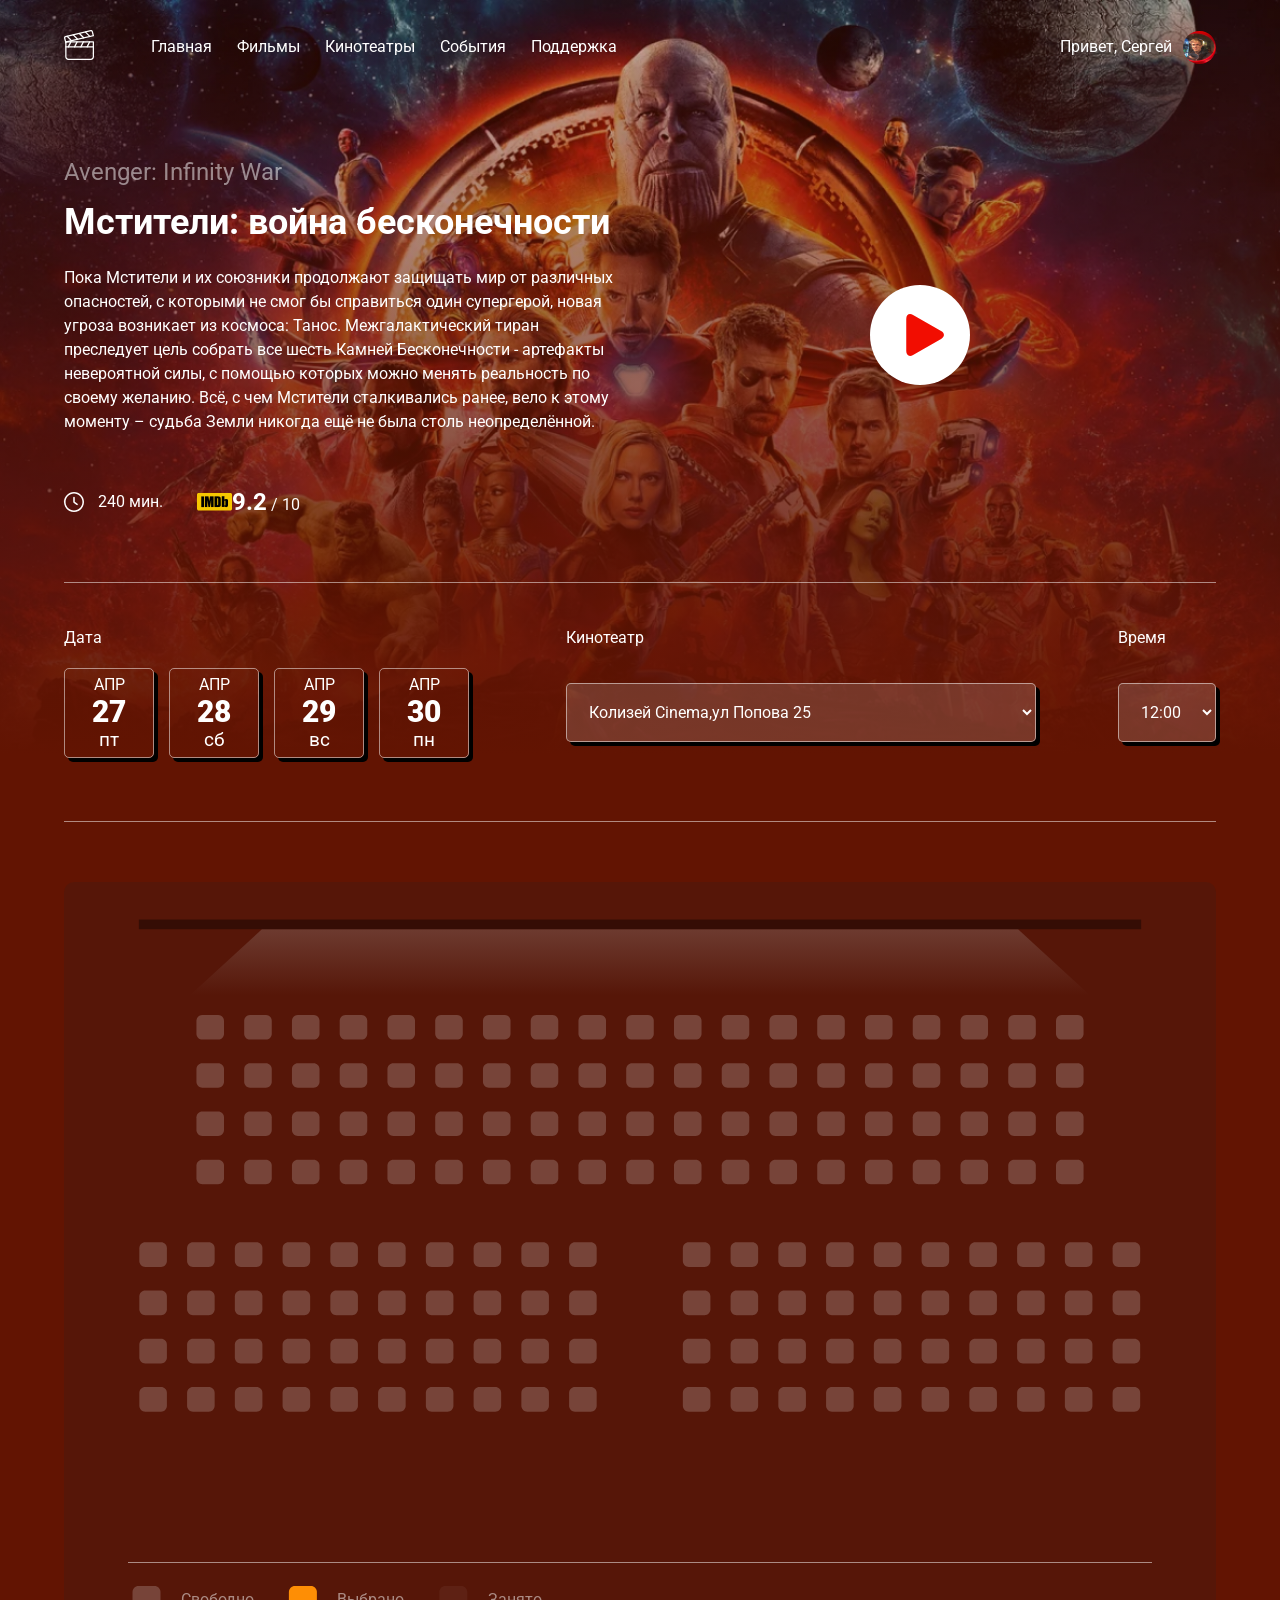
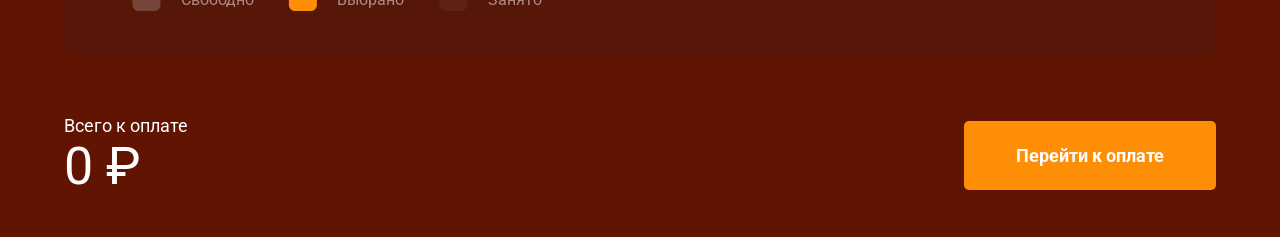
<file: index.html>
<!DOCTYPE html>
<html lang="ru">
<head>
    <meta charset="UTF-8">
    <meta name="viewport" content="width=device-width, initial-scale=1.0">
    <title>Online Cinema - сайт кинотеатра</title>
    <link rel="preconnect" href="https://fonts.googleapis.com">
    <link rel="preconnect" href="https://fonts.gstatic.com" crossorigin>
    <link href="https://fonts.googleapis.com/css2?family=Roboto:wght@400;700&display=swap" rel="stylesheet">
    <link rel="stylesheet" href="css/normalize.css">
    <link rel="stylesheet" href="css/style.css">
    <link rel="stylesheet" href="https://cdn.jsdelivr.net/npm/@fancyapps/ui@5.0/dist/fancybox/fancybox.css"/>
</head>
<body>
    <header class="header ">
        <div class="navbar container">
            <a href="/">
                <img src="img/logo.svg" alt="Logo">
            </a>
            <nav class="nav">
                <button class="m-menu">
                    <svg width="15" height="9" viewBox="0 0 15 9" fill="none" xmlns="http://www.w3.org/2000/svg">
                        <line x1="5.63401e-05" y1="0.498535" x2="15.0001" y2="0.500225" stroke="white"/>
                        <line y1="4.5" x2="15" y2="4.5" stroke="white"/>
                        <line y1="8.5" x2="15" y2="8.5" stroke="white"/>
                        </svg>
                        
                </button>
                <ul class="menu">
                    <li class="menu-item">
                        <a href="#" class="menu-link">Главная</a>
                    </li>
                    <li class="menu-item">
                        <a href="#" class="menu-link">Фильмы</a>
                    </li>
                    <li class="menu-item">
                        <a href="#" class="menu-link">Кинотеатры</a>
                    </li>
                    <li class="menu-item">
                        <a href="#" class="menu-link">События</a>
                    </li>
                    <li class="menu-item">
                        <a href="#" class="menu-link">Поддержка</a>
                    </li>
                    
                </ul>
            </nav>
            <div class="user">
                <span class="">Привет, Сергей</span>
                <img class="avatar" src="img/avatar.jpg" alt="Сергей Петухов">
            </div>
        </div>
        <!-- /.navbar -->
        <div class="film container">
            <div class="film-info">
                <small class="film-title-small">Avenger: Infinity War</small>
                <h1 class="film-title">Мстители: война бесконечности</h1>
                <p class="film-description">
                    Пока Мстители и их союзники
                     продолжают защищать мир от 
                     различных опасностей, с которыми
                не смог бы справиться один
                супергерой, новая угроза возникает
                 из космоса: Танос. 
                Межгалактический тиран преследует
                 цель собрать все шесть Камней
                  Бесконечности - артефакты невероятной 
                  силы, с помощью которых можно менять
                   реальность по своему желанию. Всё,
                    с чем Мстители сталкивались ранее,
                     вело к этому моменту – судьба Земли
                      никогда ещё не была столь неопределённой.
                </p>
                <div class="film-details">
                      <div class="time">
                          <img src="img/clock.svg" alt="clock" class="time-icon"/>
                          <span class="time-counter">240 мин.</span>
                      </div>
                      <div class="rating">
                          <img src="img/imdb.png" alt="imdb logo" class="rating-icon">
                          <span class="rating-counter">
                              <strong class="rating-current"> 9.2</strong>  / 10
                          </span>
                      </div>
                </div>
                <!-- /.film-details -->
            </div>
            <!-- /.film-info -->
            <a data-fancybox="video-gallery" data-src="https://youtube.com/watch?v-z2X2HaTvkl8"
            href="#" class="film-trailer">
                <svg width="100" height="100" viewBox="0 0 100 100" fill="none" xmlns="http://www.w3.org/2000/svg">
                    <circle cx="50" cy="50" r="50" fill="white"/>
                    <g clip-path="url(#clip0_0_1)">
                    <path d="M43.0758 30.0033C39.3071 27.8416 36.2518 29.6125 36.2518 33.9556V66.0059C36.2518 70.3533 39.3071 72.1219 43.0758 69.9623L71.0893 53.8967C74.8592 51.7342 74.8592 48.2306 71.0893 46.0686L43.0758 30.0033Z" fill="#F20D01"/>
                    </g>
                    <defs>
                    <clipPath id="clip0_0_1">
                    <rect width="41.8013" height="41.8013" fill="white" transform="translate(34.1837 29.0816)"/>
                    </clipPath>
                    </defs>
                    </svg>                         
            </a>
        </div>
        <!-- /.film -->
        <div class="session container">
            <div class="session-date">
                <span class="session-label">Дата</span>
                <div class="session-date-block">
                    <div class="session-date-item">
                        <span class="session-month">АПР</span>
                        <span class="session-day">27</span>
                        <span class="session-week">пт</span>
                    </div>
                    <div class="session-date-item">
                        <span class="session-month">АПР</span>
                        <span class="session-day">28</span>
                        <span class="session-week">сб</span>
                    </div>
                    <div class="session-date-item">
                        <span class="session-month">АПР</span>
                        <span class="session-day">29</span>
                        <span class="session-week">вс</span>
                    </div>
                    <div class="session-date-item">
                        <span class="session-month">АПР</span>
                        <span class="session-day">30</span>
                        <span class="session-week">пн</span>
                    </div>
                </div>
            </div>
            <!-- /.date -->
            <div class="session-cinema">
                <span class="session-label">Кинотеатр</span>
                <select class="select select-cinema" name="cinema">
                    <option value="Октябрь,ул, Калужаская 28">Колизей Cinema,ул Попова 25</option>
                    <option value="IMAX,ул, Ленина 12">IMALL,ул Ленина 23</option>
                    <option value="Mall,ул, Крупитского 86">Экран,ул Маршала Рыбалко 112</option>
                </select>
            </div>
            <!-- /.cinema -->
            <div class="session-time">

                <span class="session-label">Время</span>
                <select class="select" name="cinema">
                    <option value="12:00">12:00</option>
                    <option value="16:30">15:30</option>
                    <option value="20:00">16:30</option>
                    <option value="17:30">17:30</option>
                    <option value="19:00">20:00</option>
                </select>
            </div>
            <!-- /.session-time -->
        </div>
    </header>
    <div class="scheme container">
        <svg class="scheme-svg"  viewBox="0 0 1170 686" fill="none" xmlns="http://www.w3.org/2000/svg">
            
            <path class="light" d="M128 115L201.04 48H968.96L1042 115H128Z" fill="url(#paint0_linear_13_374)"/>
            <line x1="76" y1="43" x2="1094" y2="43" stroke="black" stroke-opacity="0.39" stroke-width="10"/>
            <path d="M140.5 135C137.186 135 134.5 137.686 134.5 141V154C134.5 157.314 137.186 160 140.5 160H156.5C159.814 160 162.5 157.314 162.5 154V141C162.5 137.686 159.814 135 156.5 135H140.5Z" />
            <path d="M189 135C185.686 135 183 137.686 183 141V154C183 157.314 185.686 160 189 160H205C208.314 160 211 157.314 211 154V141C211 137.686 208.314 135 205 135H189Z" />
            <path d="M237.5 135C234.186 135 231.5 137.686 231.5 141V154C231.5 157.314 234.186 160 237.5 160H253.5C256.814 160 259.5 157.314 259.5 154V141C259.5 137.686 256.814 135 253.5 135H237.5Z" />
            <path d="M286 135C282.686 135 280 137.686 280 141V154C280 157.314 282.686 160 286 160H302C305.314 160 308 157.314 308 154V141C308 137.686 305.314 135 302 135H286Z" />
            <path  d="M334.5 135C331.186 135 328.5 137.686 328.5 141V154C328.5 157.314 331.186 160 334.5 160H350.5C353.814 160 356.5 157.314 356.5 154V141C356.5 137.686 353.814 135 350.5 135H334.5Z" />
            <path d="M383 135C379.686 135 377 137.686 377 141V154C377 157.314 379.686 160 383 160H399C402.314 160 405 157.314 405 154V141C405 137.686 402.314 135 399 135H383Z" />
            <path d="M431.5 135C428.186 135 425.5 137.686 425.5 141V154C425.5 157.314 428.186 160 431.5 160H447.5C450.814 160 453.5 157.314 453.5 154V141C453.5 137.686 450.814 135 447.5 135H431.5Z" />
            <path d="M480 135C476.686 135 474 137.686 474 141V154C474 157.314 476.686 160 480 160H496C499.314 160 502 157.314 502 154V141C502 137.686 499.314 135 496 135H480Z" />
            <path d="M528.5 135C525.186 135 522.5 137.686 522.5 141V154C522.5 157.314 525.186 160 528.5 160H544.5C547.814 160 550.5 157.314 550.5 154V141C550.5 137.686 547.814 135 544.5 135H528.5Z" />
            <path d="M577 135C573.686 135 571 137.686 571 141V154C571 157.314 573.686 160 577 160H593C596.314 160 599 157.314 599 154V141C599 137.686 596.314 135 593 135H577Z" />
            <path d="M625.5 135C622.186 135 619.5 137.686 619.5 141V154C619.5 157.314 622.186 160 625.5 160H641.5C644.814 160 647.5 157.314 647.5 154V141C647.5 137.686 644.814 135 641.5 135H625.5Z" />
            <path d="M674 135C670.686 135 668 137.686 668 141V154C668 157.314 670.686 160 674 160H690C693.314 160 696 157.314 696 154V141C696 137.686 693.314 135 690 135H674Z" />
            <path d="M722.5 135C719.186 135 716.5 137.686 716.5 141V154C716.5 157.314 719.186 160 722.5 160H738.5C741.814 160 744.5 157.314 744.5 154V141C744.5 137.686 741.814 135 738.5 135H722.5Z" />
            <path d="M771 135C767.686 135 765 137.686 765 141V154C765 157.314 767.686 160 771 160H787C790.314 160 793 157.314 793 154V141C793 137.686 790.314 135 787 135H771Z" />
            <path d="M819.5 135C816.186 135 813.5 137.686 813.5 141V154C813.5 157.314 816.186 160 819.5 160H835.5C838.814 160 841.5 157.314 841.5 154V141C841.5 137.686 838.814 135 835.5 135H819.5Z" />
            <path d="M868 135C864.686 135 862 137.686 862 141V154C862 157.314 864.686 160 868 160H884C887.314 160 890 157.314 890 154V141C890 137.686 887.314 135 884 135H868Z" />
            <path d="M916.5 135C913.186 135 910.5 137.686 910.5 141V154C910.5 157.314 913.186 160 916.5 160H932.5C935.814 160 938.5 157.314 938.5 154V141C938.5 137.686 935.814 135 932.5 135H916.5Z" />
            <path d="M965 135C961.686 135 959 137.686 959 141V154C959 157.314 961.686 160 965 160H981C984.314 160 987 157.314 987 154V141C987 137.686 984.314 135 981 135H965Z" />
            <path d="M1013.5 135C1010.19 135 1007.5 137.686 1007.5 141V154C1007.5 157.314 1010.19 160 1013.5 160H1029.5C1032.81 160 1035.5 157.314 1035.5 154V141C1035.5 137.686 1032.81 135 1029.5 135H1013.5Z" />
            <path d="M140.5 184C137.186 184 134.5 186.686 134.5 190V203C134.5 206.314 137.186 209 140.5 209H156.5C159.814 209 162.5 206.314 162.5 203V190C162.5 186.686 159.814 184 156.5 184H140.5Z" />
            <path d="M189 184C185.686 184 183 186.686 183 190V203C183 206.314 185.686 209 189 209H205C208.314 209 211 206.314 211 203V190C211 186.686 208.314 184 205 184H189Z" />
            <path d="M237.5 184C234.186 184 231.5 186.686 231.5 190V203C231.5 206.314 234.186 209 237.5 209H253.5C256.814 209 259.5 206.314 259.5 203V190C259.5 186.686 256.814 184 253.5 184H237.5Z" />
            <path d="M286 184C282.686 184 280 186.686 280 190V203C280 206.314 282.686 209 286 209H302C305.314 209 308 206.314 308 203V190C308 186.686 305.314 184 302 184H286Z" />
            <path d="M334.5 184C331.186 184 328.5 186.686 328.5 190V203C328.5 206.314 331.186 209 334.5 209H350.5C353.814 209 356.5 206.314 356.5 203V190C356.5 186.686 353.814 184 350.5 184H334.5Z" />
            <path d="M383 184C379.686 184 377 186.686 377 190V203C377 206.314 379.686 209 383 209H399C402.314 209 405 206.314 405 203V190C405 186.686 402.314 184 399 184H383Z" />
            <path d="M431.5 184C428.186 184 425.5 186.686 425.5 190V203C425.5 206.314 428.186 209 431.5 209H447.5C450.814 209 453.5 206.314 453.5 203V190C453.5 186.686 450.814 184 447.5 184H431.5Z" />
            <path d="M480 184C476.686 184 474 186.686 474 190V203C474 206.314 476.686 209 480 209H496C499.314 209 502 206.314 502 203V190C502 186.686 499.314 184 496 184H480Z" />
            <path d="M528.5 184C525.186 184 522.5 186.686 522.5 190V203C522.5 206.314 525.186 209 528.5 209H544.5C547.814 209 550.5 206.314 550.5 203V190C550.5 186.686 547.814 184 544.5 184H528.5Z" />
            <path d="M577 184C573.686 184 571 186.686 571 190V203C571 206.314 573.686 209 577 209H593C596.314 209 599 206.314 599 203V190C599 186.686 596.314 184 593 184H577Z" />
            <path d="M625.5 184C622.186 184 619.5 186.686 619.5 190V203C619.5 206.314 622.186 209 625.5 209H641.5C644.814 209 647.5 206.314 647.5 203V190C647.5 186.686 644.814 184 641.5 184H625.5Z" />
            <path d="M674 184C670.686 184 668 186.686 668 190V203C668 206.314 670.686 209 674 209H690C693.314 209 696 206.314 696 203V190C696 186.686 693.314 184 690 184H674Z" />
            <path d="M722.5 184C719.186 184 716.5 186.686 716.5 190V203C716.5 206.314 719.186 209 722.5 209H738.5C741.814 209 744.5 206.314 744.5 203V190C744.5 186.686 741.814 184 738.5 184H722.5Z" />
            <path d="M771 184C767.686 184 765 186.686 765 190V203C765 206.314 767.686 209 771 209H787C790.314 209 793 206.314 793 203V190C793 186.686 790.314 184 787 184H771Z" />
            <path d="M819.5 184C816.186 184 813.5 186.686 813.5 190V203C813.5 206.314 816.186 209 819.5 209H835.5C838.814 209 841.5 206.314 841.5 203V190C841.5 186.686 838.814 184 835.5 184H819.5Z" />
            <path d="M868 184C864.686 184 862 186.686 862 190V203C862 206.314 864.686 209 868 209H884C887.314 209 890 206.314 890 203V190C890 186.686 887.314 184 884 184H868Z" />
            <path d="M916.5 184C913.186 184 910.5 186.686 910.5 190V203C910.5 206.314 913.186 209 916.5 209H932.5C935.814 209 938.5 206.314 938.5 203V190C938.5 186.686 935.814 184 932.5 184H916.5Z" />
            <path d="M965 184C961.686 184 959 186.686 959 190V203C959 206.314 961.686 209 965 209H981C984.314 209 987 206.314 987 203V190C987 186.686 984.314 184 981 184H965Z" />
            <path d="M1013.5 184C1010.19 184 1007.5 186.686 1007.5 190V203C1007.5 206.314 1010.19 209 1013.5 209H1029.5C1032.81 209 1035.5 206.314 1035.5 203V190C1035.5 186.686 1032.81 184 1029.5 184H1013.5Z" />
            <path d="M140.5 233C137.186 233 134.5 235.686 134.5 239V252C134.5 255.314 137.186 258 140.5 258H156.5C159.814 258 162.5 255.314 162.5 252V239C162.5 235.686 159.814 233 156.5 233H140.5Z" />
            <path d="M189 233C185.686 233 183 235.686 183 239V252C183 255.314 185.686 258 189 258H205C208.314 258 211 255.314 211 252V239C211 235.686 208.314 233 205 233H189Z" />
            <path d="M237.5 233C234.186 233 231.5 235.686 231.5 239V252C231.5 255.314 234.186 258 237.5 258H253.5C256.814 258 259.5 255.314 259.5 252V239C259.5 235.686 256.814 233 253.5 233H237.5Z" />
            <path d="M286 233C282.686 233 280 235.686 280 239V252C280 255.314 282.686 258 286 258H302C305.314 258 308 255.314 308 252V239C308 235.686 305.314 233 302 233H286Z" />
            <path d="M334.5 233C331.186 233 328.5 235.686 328.5 239V252C328.5 255.314 331.186 258 334.5 258H350.5C353.814 258 356.5 255.314 356.5 252V239C356.5 235.686 353.814 233 350.5 233H334.5Z" />
            <path d="M383 233C379.686 233 377 235.686 377 239V252C377 255.314 379.686 258 383 258H399C402.314 258 405 255.314 405 252V239C405 235.686 402.314 233 399 233H383Z" />
            <path d="M431.5 233C428.186 233 425.5 235.686 425.5 239V252C425.5 255.314 428.186 258 431.5 258H447.5C450.814 258 453.5 255.314 453.5 252V239C453.5 235.686 450.814 233 447.5 233H431.5Z" />
            <path d="M480 233C476.686 233 474 235.686 474 239V252C474 255.314 476.686 258 480 258H496C499.314 258 502 255.314 502 252V239C502 235.686 499.314 233 496 233H480Z" />
            <path d="M528.5 233C525.186 233 522.5 235.686 522.5 239V252C522.5 255.314 525.186 258 528.5 258H544.5C547.814 258 550.5 255.314 550.5 252V239C550.5 235.686 547.814 233 544.5 233H528.5Z" />
            <path d="M577 233C573.686 233 571 235.686 571 239V252C571 255.314 573.686 258 577 258H593C596.314 258 599 255.314 599 252V239C599 235.686 596.314 233 593 233H577Z" />
            <path d="M625.5 233C622.186 233 619.5 235.686 619.5 239V252C619.5 255.314 622.186 258 625.5 258H641.5C644.814 258 647.5 255.314 647.5 252V239C647.5 235.686 644.814 233 641.5 233H625.5Z" />
            <path d="M674 233C670.686 233 668 235.686 668 239V252C668 255.314 670.686 258 674 258H690C693.314 258 696 255.314 696 252V239C696 235.686 693.314 233 690 233H674Z" />
            <path d="M722.5 233C719.186 233 716.5 235.686 716.5 239V252C716.5 255.314 719.186 258 722.5 258H738.5C741.814 258 744.5 255.314 744.5 252V239C744.5 235.686 741.814 233 738.5 233H722.5Z" />
            <path d="M771 233C767.686 233 765 235.686 765 239V252C765 255.314 767.686 258 771 258H787C790.314 258 793 255.314 793 252V239C793 235.686 790.314 233 787 233H771Z" />
            <path d="M819.5 233C816.186 233 813.5 235.686 813.5 239V252C813.5 255.314 816.186 258 819.5 258H835.5C838.814 258 841.5 255.314 841.5 252V239C841.5 235.686 838.814 233 835.5 233H819.5Z" />
            <path d="M868 233C864.686 233 862 235.686 862 239V252C862 255.314 864.686 258 868 258H884C887.314 258 890 255.314 890 252V239C890 235.686 887.314 233 884 233H868Z" />
            <path d="M916.5 233C913.186 233 910.5 235.686 910.5 239V252C910.5 255.314 913.186 258 916.5 258H932.5C935.814 258 938.5 255.314 938.5 252V239C938.5 235.686 935.814 233 932.5 233H916.5Z" />
            <path d="M965 233C961.686 233 959 235.686 959 239V252C959 255.314 961.686 258 965 258H981C984.314 258 987 255.314 987 252V239C987 235.686 984.314 233 981 233H965Z" />
            <path d="M1013.5 233C1010.19 233 1007.5 235.686 1007.5 239V252C1007.5 255.314 1010.19 258 1013.5 258H1029.5C1032.81 258 1035.5 255.314 1035.5 252V239C1035.5 235.686 1032.81 233 1029.5 233H1013.5Z" />
            <path d="M140.5 282C137.186 282 134.5 284.686 134.5 288V301C134.5 304.314 137.186 307 140.5 307H156.5C159.814 307 162.5 304.314 162.5 301V288C162.5 284.686 159.814 282 156.5 282H140.5Z" />
            <path d="M189 282C185.686 282 183 284.686 183 288V301C183 304.314 185.686 307 189 307H205C208.314 307 211 304.314 211 301V288C211 284.686 208.314 282 205 282H189Z" />
            <path d="M237.5 282C234.186 282 231.5 284.686 231.5 288V301C231.5 304.314 234.186 307 237.5 307H253.5C256.814 307 259.5 304.314 259.5 301V288C259.5 284.686 256.814 282 253.5 282H237.5Z" />
            <path d="M286 282C282.686 282 280 284.686 280 288V301C280 304.314 282.686 307 286 307H302C305.314 307 308 304.314 308 301V288C308 284.686 305.314 282 302 282H286Z" />
            <path d="M334.5 282C331.186 282 328.5 284.686 328.5 288V301C328.5 304.314 331.186 307 334.5 307H350.5C353.814 307 356.5 304.314 356.5 301V288C356.5 284.686 353.814 282 350.5 282H334.5Z" />
            <path d="M383 282C379.686 282 377 284.686 377 288V301C377 304.314 379.686 307 383 307H399C402.314 307 405 304.314 405 301V288C405 284.686 402.314 282 399 282H383Z" />
            <path d="M431.5 282C428.186 282 425.5 284.686 425.5 288V301C425.5 304.314 428.186 307 431.5 307H447.5C450.814 307 453.5 304.314 453.5 301V288C453.5 284.686 450.814 282 447.5 282H431.5Z" />
            <path d="M480 282C476.686 282 474 284.686 474 288V301C474 304.314 476.686 307 480 307H496C499.314 307 502 304.314 502 301V288C502 284.686 499.314 282 496 282H480Z" />
            <path d="M528.5 282C525.186 282 522.5 284.686 522.5 288V301C522.5 304.314 525.186 307 528.5 307H544.5C547.814 307 550.5 304.314 550.5 301V288C550.5 284.686 547.814 282 544.5 282H528.5Z" />
            <path d="M577 282C573.686 282 571 284.686 571 288V301C571 304.314 573.686 307 577 307H593C596.314 307 599 304.314 599 301V288C599 284.686 596.314 282 593 282H577Z" />
            <path d="M625.5 282C622.186 282 619.5 284.686 619.5 288V301C619.5 304.314 622.186 307 625.5 307H641.5C644.814 307 647.5 304.314 647.5 301V288C647.5 284.686 644.814 282 641.5 282H625.5Z" />
            <path d="M674 282C670.686 282 668 284.686 668 288V301C668 304.314 670.686 307 674 307H690C693.314 307 696 304.314 696 301V288C696 284.686 693.314 282 690 282H674Z" />
            <path d="M722.5 282C719.186 282 716.5 284.686 716.5 288V301C716.5 304.314 719.186 307 722.5 307H738.5C741.814 307 744.5 304.314 744.5 301V288C744.5 284.686 741.814 282 738.5 282H722.5Z" />
            <path d="M771 282C767.686 282 765 284.686 765 288V301C765 304.314 767.686 307 771 307H787C790.314 307 793 304.314 793 301V288C793 284.686 790.314 282 787 282H771Z" />
            <path d="M819.5 282C816.186 282 813.5 284.686 813.5 288V301C813.5 304.314 816.186 307 819.5 307H835.5C838.814 307 841.5 304.314 841.5 301V288C841.5 284.686 838.814 282 835.5 282H819.5Z" />
            <path d="M868 282C864.686 282 862 284.686 862 288V301C862 304.314 864.686 307 868 307H884C887.314 307 890 304.314 890 301V288C890 284.686 887.314 282 884 282H868Z" />
            <path d="M916.5 282C913.186 282 910.5 284.686 910.5 288V301C910.5 304.314 913.186 307 916.5 307H932.5C935.814 307 938.5 304.314 938.5 301V288C938.5 284.686 935.814 282 932.5 282H916.5Z" />
            <path d="M965 282C961.686 282 959 284.686 959 288V301C959 304.314 961.686 307 965 307H981C984.314 307 987 304.314 987 301V288C987 284.686 984.314 282 981 282H965Z" />
            <path d="M1013.5 282C1010.19 282 1007.5 284.686 1007.5 288V301C1007.5 304.314 1010.19 307 1013.5 307H1029.5C1032.81 307 1035.5 304.314 1035.5 301V288C1035.5 284.686 1032.81 282 1029.5 282H1013.5Z" />
            <path d="M82.5 366C79.1863 366 76.5 368.686 76.5 372V385C76.5 388.314 79.1863 391 82.5 391H98.5C101.814 391 104.5 388.314 104.5 385V372C104.5 368.686 101.814 366 98.5 366H82.5Z" />
            <path d="M131 366C127.686 366 125 368.686 125 372V385C125 388.314 127.686 391 131 391H147C150.314 391 153 388.314 153 385V372C153 368.686 150.314 366 147 366H131Z" />
            <path d="M179.5 366C176.186 366 173.5 368.686 173.5 372V385C173.5 388.314 176.186 391 179.5 391H195.5C198.814 391 201.5 388.314 201.5 385V372C201.5 368.686 198.814 366 195.5 366H179.5Z" />
            <path d="M228 366C224.686 366 222 368.686 222 372V385C222 388.314 224.686 391 228 391H244C247.314 391 250 388.314 250 385V372C250 368.686 247.314 366 244 366H228Z" />
            <path d="M276.5 366C273.186 366 270.5 368.686 270.5 372V385C270.5 388.314 273.186 391 276.5 391H292.5C295.814 391 298.5 388.314 298.5 385V372C298.5 368.686 295.814 366 292.5 366H276.5Z" />
            <path d="M325 366C321.686 366 319 368.686 319 372V385C319 388.314 321.686 391 325 391H341C344.314 391 347 388.314 347 385V372C347 368.686 344.314 366 341 366H325Z" />
            <path d="M373.5 366C370.186 366 367.5 368.686 367.5 372V385C367.5 388.314 370.186 391 373.5 391H389.5C392.814 391 395.5 388.314 395.5 385V372C395.5 368.686 392.814 366 389.5 366H373.5Z" />
            <path d="M422 366C418.686 366 416 368.686 416 372V385C416 388.314 418.686 391 422 391H438C441.314 391 444 388.314 444 385V372C444 368.686 441.314 366 438 366H422Z" />
            <path d="M470.5 366C467.186 366 464.5 368.686 464.5 372V385C464.5 388.314 467.186 391 470.5 391H486.5C489.814 391 492.5 388.314 492.5 385V372C492.5 368.686 489.814 366 486.5 366H470.5Z" />
            <path d="M519 366C515.686 366 513 368.686 513 372V385C513 388.314 515.686 391 519 391H535C538.314 391 541 388.314 541 385V372C541 368.686 538.314 366 535 366H519Z" />
            <path d="M82.5 415C79.1863 415 76.5 417.686 76.5 421V434C76.5 437.314 79.1863 440 82.5 440H98.5C101.814 440 104.5 437.314 104.5 434V421C104.5 417.686 101.814 415 98.5 415H82.5Z" />
            <path d="M131 415C127.686 415 125 417.686 125 421V434C125 437.314 127.686 440 131 440H147C150.314 440 153 437.314 153 434V421C153 417.686 150.314 415 147 415H131Z" />
            <path d="M179.5 415C176.186 415 173.5 417.686 173.5 421V434C173.5 437.314 176.186 440 179.5 440H195.5C198.814 440 201.5 437.314 201.5 434V421C201.5 417.686 198.814 415 195.5 415H179.5Z" />
            <path d="M228 415C224.686 415 222 417.686 222 421V434C222 437.314 224.686 440 228 440H244C247.314 440 250 437.314 250 434V421C250 417.686 247.314 415 244 415H228Z" />
            <path d="M276.5 415C273.186 415 270.5 417.686 270.5 421V434C270.5 437.314 273.186 440 276.5 440H292.5C295.814 440 298.5 437.314 298.5 434V421C298.5 417.686 295.814 415 292.5 415H276.5Z" />
            <path d="M325 415C321.686 415 319 417.686 319 421V434C319 437.314 321.686 440 325 440H341C344.314 440 347 437.314 347 434V421C347 417.686 344.314 415 341 415H325Z" />
            <path d="M373.5 415C370.186 415 367.5 417.686 367.5 421V434C367.5 437.314 370.186 440 373.5 440H389.5C392.814 440 395.5 437.314 395.5 434V421C395.5 417.686 392.814 415 389.5 415H373.5Z" />
            <path d="M422 415C418.686 415 416 417.686 416 421V434C416 437.314 418.686 440 422 440H438C441.314 440 444 437.314 444 434V421C444 417.686 441.314 415 438 415H422Z" />
            <path d="M470.5 415C467.186 415 464.5 417.686 464.5 421V434C464.5 437.314 467.186 440 470.5 440H486.5C489.814 440 492.5 437.314 492.5 434V421C492.5 417.686 489.814 415 486.5 415H470.5Z" />
            <path d="M519 415C515.686 415 513 417.686 513 421V434C513 437.314 515.686 440 519 440H535C538.314 440 541 437.314 541 434V421C541 417.686 538.314 415 535 415H519Z" />
            <path d="M82.5 464C79.1863 464 76.5 466.686 76.5 470V483C76.5 486.314 79.1863 489 82.5 489H98.5C101.814 489 104.5 486.314 104.5 483V470C104.5 466.686 101.814 464 98.5 464H82.5Z" />
            <path d="M131 464C127.686 464 125 466.686 125 470V483C125 486.314 127.686 489 131 489H147C150.314 489 153 486.314 153 483V470C153 466.686 150.314 464 147 464H131Z" />
            <path d="M179.5 464C176.186 464 173.5 466.686 173.5 470V483C173.5 486.314 176.186 489 179.5 489H195.5C198.814 489 201.5 486.314 201.5 483V470C201.5 466.686 198.814 464 195.5 464H179.5Z" />
            <path d="M228 464C224.686 464 222 466.686 222 470V483C222 486.314 224.686 489 228 489H244C247.314 489 250 486.314 250 483V470C250 466.686 247.314 464 244 464H228Z" />
            <path d="M276.5 464C273.186 464 270.5 466.686 270.5 470V483C270.5 486.314 273.186 489 276.5 489H292.5C295.814 489 298.5 486.314 298.5 483V470C298.5 466.686 295.814 464 292.5 464H276.5Z" />
            <path d="M325 464C321.686 464 319 466.686 319 470V483C319 486.314 321.686 489 325 489H341C344.314 489 347 486.314 347 483V470C347 466.686 344.314 464 341 464H325Z" />
            <path d="M373.5 464C370.186 464 367.5 466.686 367.5 470V483C367.5 486.314 370.186 489 373.5 489H389.5C392.814 489 395.5 486.314 395.5 483V470C395.5 466.686 392.814 464 389.5 464H373.5Z" />
            <path d="M422 464C418.686 464 416 466.686 416 470V483C416 486.314 418.686 489 422 489H438C441.314 489 444 486.314 444 483V470C444 466.686 441.314 464 438 464H422Z" />
            <path d="M470.5 464C467.186 464 464.5 466.686 464.5 470V483C464.5 486.314 467.186 489 470.5 489H486.5C489.814 489 492.5 486.314 492.5 483V470C492.5 466.686 489.814 464 486.5 464H470.5Z" />
            <path d="M519 464C515.686 464 513 466.686 513 470V483C513 486.314 515.686 489 519 489H535C538.314 489 541 486.314 541 483V470C541 466.686 538.314 464 535 464H519Z" />
            <path d="M82.5 513C79.1863 513 76.5 515.686 76.5 519V532C76.5 535.314 79.1863 538 82.5 538H98.5C101.814 538 104.5 535.314 104.5 532V519C104.5 515.686 101.814 513 98.5 513H82.5Z" />
            <path d="M131 513C127.686 513 125 515.686 125 519V532C125 535.314 127.686 538 131 538H147C150.314 538 153 535.314 153 532V519C153 515.686 150.314 513 147 513H131Z" />
            <path d="M179.5 513C176.186 513 173.5 515.686 173.5 519V532C173.5 535.314 176.186 538 179.5 538H195.5C198.814 538 201.5 535.314 201.5 532V519C201.5 515.686 198.814 513 195.5 513H179.5Z" />
            <path d="M228 513C224.686 513 222 515.686 222 519V532C222 535.314 224.686 538 228 538H244C247.314 538 250 535.314 250 532V519C250 515.686 247.314 513 244 513H228Z" />
            <path d="M276.5 513C273.186 513 270.5 515.686 270.5 519V532C270.5 535.314 273.186 538 276.5 538H292.5C295.814 538 298.5 535.314 298.5 532V519C298.5 515.686 295.814 513 292.5 513H276.5Z" />
            <path d="M325 513C321.686 513 319 515.686 319 519V532C319 535.314 321.686 538 325 538H341C344.314 538 347 535.314 347 532V519C347 515.686 344.314 513 341 513H325Z" />
            <path d="M373.5 513C370.186 513 367.5 515.686 367.5 519V532C367.5 535.314 370.186 538 373.5 538H389.5C392.814 538 395.5 535.314 395.5 532V519C395.5 515.686 392.814 513 389.5 513H373.5Z" />
            <path d="M422 513C418.686 513 416 515.686 416 519V532C416 535.314 418.686 538 422 538H438C441.314 538 444 535.314 444 532V519C444 515.686 441.314 513 438 513H422Z" />
            <path d="M470.5 513C467.186 513 464.5 515.686 464.5 519V532C464.5 535.314 467.186 538 470.5 538H486.5C489.814 538 492.5 535.314 492.5 532V519C492.5 515.686 489.814 513 486.5 513H470.5Z" />
            <path d="M519 513C515.686 513 513 515.686 513 519V532C513 535.314 515.686 538 519 538H535C538.314 538 541 535.314 541 532V519C541 515.686 538.314 513 535 513H519Z" />
            <path d="M634.5 366C631.186 366 628.5 368.686 628.5 372V385C628.5 388.314 631.186 391 634.5 391H650.5C653.814 391 656.5 388.314 656.5 385V372C656.5 368.686 653.814 366 650.5 366H634.5Z" />
            <path d="M683 366C679.686 366 677 368.686 677 372V385C677 388.314 679.686 391 683 391H699C702.314 391 705 388.314 705 385V372C705 368.686 702.314 366 699 366H683Z" />
            <path d="M731.5 366C728.186 366 725.5 368.686 725.5 372V385C725.5 388.314 728.186 391 731.5 391H747.5C750.814 391 753.5 388.314 753.5 385V372C753.5 368.686 750.814 366 747.5 366H731.5Z" />
            <path d="M780 366C776.686 366 774 368.686 774 372V385C774 388.314 776.686 391 780 391H796C799.314 391 802 388.314 802 385V372C802 368.686 799.314 366 796 366H780Z" />
            <path d="M828.5 366C825.186 366 822.5 368.686 822.5 372V385C822.5 388.314 825.186 391 828.5 391H844.5C847.814 391 850.5 388.314 850.5 385V372C850.5 368.686 847.814 366 844.5 366H828.5Z" />
            <path d="M877 366C873.686 366 871 368.686 871 372V385C871 388.314 873.686 391 877 391H893C896.314 391 899 388.314 899 385V372C899 368.686 896.314 366 893 366H877Z" />
            <path d="M925.5 366C922.186 366 919.5 368.686 919.5 372V385C919.5 388.314 922.186 391 925.5 391H941.5C944.814 391 947.5 388.314 947.5 385V372C947.5 368.686 944.814 366 941.5 366H925.5Z" />
            <path d="M974 366C970.686 366 968 368.686 968 372V385C968 388.314 970.686 391 974 391H990C993.314 391 996 388.314 996 385V372C996 368.686 993.314 366 990 366H974Z" />
            <path d="M1022.5 366C1019.19 366 1016.5 368.686 1016.5 372V385C1016.5 388.314 1019.19 391 1022.5 391H1038.5C1041.81 391 1044.5 388.314 1044.5 385V372C1044.5 368.686 1041.81 366 1038.5 366H1022.5Z" />
            <path d="M1071 366C1067.69 366 1065 368.686 1065 372V385C1065 388.314 1067.69 391 1071 391H1087C1090.31 391 1093 388.314 1093 385V372C1093 368.686 1090.31 366 1087 366H1071Z" />
            <path d="M634.5 415C631.186 415 628.5 417.686 628.5 421V434C628.5 437.314 631.186 440 634.5 440H650.5C653.814 440 656.5 437.314 656.5 434V421C656.5 417.686 653.814 415 650.5 415H634.5Z" />
            <path d="M683 415C679.686 415 677 417.686 677 421V434C677 437.314 679.686 440 683 440H699C702.314 440 705 437.314 705 434V421C705 417.686 702.314 415 699 415H683Z" />
            <path d="M731.5 415C728.186 415 725.5 417.686 725.5 421V434C725.5 437.314 728.186 440 731.5 440H747.5C750.814 440 753.5 437.314 753.5 434V421C753.5 417.686 750.814 415 747.5 415H731.5Z" />
            <path d="M780 415C776.686 415 774 417.686 774 421V434C774 437.314 776.686 440 780 440H796C799.314 440 802 437.314 802 434V421C802 417.686 799.314 415 796 415H780Z" />
            <path d="M828.5 415C825.186 415 822.5 417.686 822.5 421V434C822.5 437.314 825.186 440 828.5 440H844.5C847.814 440 850.5 437.314 850.5 434V421C850.5 417.686 847.814 415 844.5 415H828.5Z" />
            <path d="M877 415C873.686 415 871 417.686 871 421V434C871 437.314 873.686 440 877 440H893C896.314 440 899 437.314 899 434V421C899 417.686 896.314 415 893 415H877Z" />
            <path d="M925.5 415C922.186 415 919.5 417.686 919.5 421V434C919.5 437.314 922.186 440 925.5 440H941.5C944.814 440 947.5 437.314 947.5 434V421C947.5 417.686 944.814 415 941.5 415H925.5Z" />
            <path d="M974 415C970.686 415 968 417.686 968 421V434C968 437.314 970.686 440 974 440H990C993.314 440 996 437.314 996 434V421C996 417.686 993.314 415 990 415H974Z" />
            <path d="M1022.5 415C1019.19 415 1016.5 417.686 1016.5 421V434C1016.5 437.314 1019.19 440 1022.5 440H1038.5C1041.81 440 1044.5 437.314 1044.5 434V421C1044.5 417.686 1041.81 415 1038.5 415H1022.5Z" />
            <path d="M1071 415C1067.69 415 1065 417.686 1065 421V434C1065 437.314 1067.69 440 1071 440H1087C1090.31 440 1093 437.314 1093 434V421C1093 417.686 1090.31 415 1087 415H1071Z" />
            <path d="M634.5 464C631.186 464 628.5 466.686 628.5 470V483C628.5 486.314 631.186 489 634.5 489H650.5C653.814 489 656.5 486.314 656.5 483V470C656.5 466.686 653.814 464 650.5 464H634.5Z" />
            <path d="M683 464C679.686 464 677 466.686 677 470V483C677 486.314 679.686 489 683 489H699C702.314 489 705 486.314 705 483V470C705 466.686 702.314 464 699 464H683Z" />
            <path d="M731.5 464C728.186 464 725.5 466.686 725.5 470V483C725.5 486.314 728.186 489 731.5 489H747.5C750.814 489 753.5 486.314 753.5 483V470C753.5 466.686 750.814 464 747.5 464H731.5Z" />
            <path d="M780 464C776.686 464 774 466.686 774 470V483C774 486.314 776.686 489 780 489H796C799.314 489 802 486.314 802 483V470C802 466.686 799.314 464 796 464H780Z" />
            <path d="M828.5 464C825.186 464 822.5 466.686 822.5 470V483C822.5 486.314 825.186 489 828.5 489H844.5C847.814 489 850.5 486.314 850.5 483V470C850.5 466.686 847.814 464 844.5 464H828.5Z" />
            <path d="M877 464C873.686 464 871 466.686 871 470V483C871 486.314 873.686 489 877 489H893C896.314 489 899 486.314 899 483V470C899 466.686 896.314 464 893 464H877Z" />
            <path d="M925.5 464C922.186 464 919.5 466.686 919.5 470V483C919.5 486.314 922.186 489 925.5 489H941.5C944.814 489 947.5 486.314 947.5 483V470C947.5 466.686 944.814 464 941.5 464H925.5Z" />
            <path d="M974 464C970.686 464 968 466.686 968 470V483C968 486.314 970.686 489 974 489H990C993.314 489 996 486.314 996 483V470C996 466.686 993.314 464 990 464H974Z" />
            <path d="M1022.5 464C1019.19 464 1016.5 466.686 1016.5 470V483C1016.5 486.314 1019.19 489 1022.5 489H1038.5C1041.81 489 1044.5 486.314 1044.5 483V470C1044.5 466.686 1041.81 464 1038.5 464H1022.5Z" />
            <path d="M1071 464C1067.69 464 1065 466.686 1065 470V483C1065 486.314 1067.69 489 1071 489H1087C1090.31 489 1093 486.314 1093 483V470C1093 466.686 1090.31 464 1087 464H1071Z" />
            <path d="M634.5 513C631.186 513 628.5 515.686 628.5 519V532C628.5 535.314 631.186 538 634.5 538H650.5C653.814 538 656.5 535.314 656.5 532V519C656.5 515.686 653.814 513 650.5 513H634.5Z" />
            <path d="M683 513C679.686 513 677 515.686 677 519V532C677 535.314 679.686 538 683 538H699C702.314 538 705 535.314 705 532V519C705 515.686 702.314 513 699 513H683Z" />
            <path d="M731.5 513C728.186 513 725.5 515.686 725.5 519V532C725.5 535.314 728.186 538 731.5 538H747.5C750.814 538 753.5 535.314 753.5 532V519C753.5 515.686 750.814 513 747.5 513H731.5Z" />
            <path d="M780 513C776.686 513 774 515.686 774 519V532C774 535.314 776.686 538 780 538H796C799.314 538 802 535.314 802 532V519C802 515.686 799.314 513 796 513H780Z" />
            <path d="M828.5 513C825.186 513 822.5 515.686 822.5 519V532C822.5 535.314 825.186 538 828.5 538H844.5C847.814 538 850.5 535.314 850.5 532V519C850.5 515.686 847.814 513 844.5 513H828.5Z" />
            <path d="M877 513C873.686 513 871 515.686 871 519V532C871 535.314 873.686 538 877 538H893C896.314 538 899 535.314 899 532V519C899 515.686 896.314 513 893 513H877Z" />
            <path d="M925.5 513C922.186 513 919.5 515.686 919.5 519V532C919.5 535.314 922.186 538 925.5 538H941.5C944.814 538 947.5 535.314 947.5 532V519C947.5 515.686 944.814 513 941.5 513H925.5Z" />
            <path d="M974 513C970.686 513 968 515.686 968 519V532C968 535.314 970.686 538 974 538H990C993.314 538 996 535.314 996 532V519C996 515.686 993.314 513 990 513H974Z" />
            <path d="M1022.5 513C1019.19 513 1016.5 515.686 1016.5 519V532C1016.5 535.314 1019.19 538 1022.5 538H1038.5C1041.81 538 1044.5 535.314 1044.5 532V519C1044.5 515.686 1041.81 513 1038.5 513H1022.5Z" />
            <path d="M1071 513C1067.69 513 1065 515.686 1065 519V532C1065 535.314 1067.69 538 1071 538H1087C1090.31 538 1093 535.314 1093 532V519C1093 515.686 1090.31 513 1087 513H1071Z" />
            
            <defs>
            <linearGradient id="paint0_linear_13_374" x1="585" y1="48" x2="585" y2="115" gradientUnits="userSpaceOnUse">
            <stop stop-color="#C4C4C4" stop-opacity="0.21"/>
            <stop offset="1" stop-color="#C4C4C4" stop-opacity="0"/>
            </linearGradient>
            </defs>
            </svg>
            
            <div class="legend">
                <div class="legend-free legend-label">
                    <svg width="38" height="32" viewBox="0 0 38 32" fill="none" xmlns="http://www.w3.org/2000/svg">
                        <path d="M10.5 1C7.18629 1 4.5 3.68629 4.5 7V20C4.5 23.3137 7.18629 26 10.5 26H26.5C29.8137 26 32.5 23.3137 32.5 20V7C32.5 3.68629 29.8137 1 26.5 1H10.5Z" />
                        </svg>
                        <span class="legend-text">Свободно</span>
                </div>
                <div class="legend-active legend-label">
                    <svg width="38" height="32" viewBox="0 0 38 32" fill="none" xmlns="http://www.w3.org/2000/svg">    
                    <path 
                    class="active"
                    d="M10.8906 1C7.57692 1 4.89062 3.68629 4.89062 7V20C4.89062 23.3137 7.57692 26 10.8906 26H26.8906C30.2043 26 32.8906 23.3137 32.8906 20V7C32.8906 3.68629 30.2043 1 26.8906 1H10.8906Z" fill="#FE8E05" />
                    </svg>
                    <span class="legend-text">Выбрано</span>
                </div>
                <div class="legend-booked legend-label">
                    <svg width="39" height="32" viewBox="0 0 39 32" fill="none" xmlns="http://www.w3.org/2000/svg">

                        <path
                        class="booked"
                         d="M11.3125 1C7.99879 1 5.3125 3.68629 5.3125 7V20C5.3125 23.3137 7.99879 26 11.3125 26H27.3125C30.6262 26 33.3125 23.3137 33.3125 20V7C33.3125 3.68629 30.6262 1 27.3125 1H11.3125Z" />
                        </svg>
                        
                        <span class="legend-text">Занято</span>
                </div>
            </div>
            
    </div>
    <!-- /.scheme --> 
    <div class="price container">
        
        <div class="price-tag">
            <span class="price-label">Всего к оплате</span>  
            <span class="price-total">0</span>
            <span class="ruble">₽</span>
        </div>
        <!-- /.price-tag -->
        <a href="" class="button button-pay">Перейти к оплате</a>
    </div> 
    <script src="https://cdn.jsdelivr.net/npm/@fancyapps/ui@5.0/dist/fancybox/fancybox.umd.js"></script>
    <script src="js/scritps.js"></script>
</body>
</html>
</file>
<file: css/style.css>
body{
    background-color: #621402;
    font-family: 'Roboto', sans-serif;
    box-sizing: border-box;
}
.container{
    max-width: 1170px;
    margin: auto;
    width: 90%;
}
.header{
    padding-bottom: 60px;
    background: linear-gradient(180deg, rgba(98, 20, 2, 0.31) 0%, #621402 85.62%),
    url('../img/bg.jpg') no-repeat center top / cover;
}
.m-menu{
    display: none;
}

.navbar{
    display: flex;
    align-items: center;
    padding-top: 30px;
    padding-bottom: 30px;
}
.nav{
    position: relative;
}
.menu{
    list-style-type: none;
    display: flex;
    margin: 0;
    margin-left: 17px;
}
.menu-item{
    margin-right: 25px;
    align-items: center;
}
.menu-link{
    color: white;
    text-decoration: none;
}
.user{
    margin-left: auto;
    color: #fff;
    display: flex;
    align-items: center;
}
.avatar{
    width: 33px;
    height: 33px;
    border-radius: 50%;
    margin-left: 11px;
}
.film{
    margin-top: 60px;
    color:#fff;
}
.film-title-small{
    opacity: 0.5;
    font-size: 24px;
    line-height: 150%;
}
.film-title{
    font-size: 36px;
    line-height: 42px;
    margin-top: 11px;
    margin-bottom: 23px;
}
.film-description{
    font-size: 16px;
    line-height: 150%;
    max-width: 560px;
}
.film{
    display: flex;
    align-items: center;
}
.film-trailer{
    margin: auto;
}

.film-details {
    margin-top: 50px;
    display: flex;
    align-items: center;
}
.time {
    display: flex;
    align-items:center;
}
.time-icon {
    margin-right: 14px;

}
.rating {
    display: flex;
    align-items:center;
    margin-left: 34px;
}
.reting-icon {
    margin-right: 14px;
}
.rating-current {
    font-size:24px;
    line-height: 150%;
}
.session {
    margin-top: 62px;
    padding-top: 46px;
    padding-bottom: 63px;
    border-top: 1px solid rgba(255,255,255,0.5);
    border-bottom: 1px solid rgba(255, 255, 255, 0.5);
    display: flex;
    justify-content: space-between;
    align-items:flex-start;
    color:#fff;
}
.session-label{
    margin-bottom: 20px;
    display: block;
}
.session-date-block{
    display: flex;

}
.session-date-item{
    cursor: pointer;
    display:flex;
    flex-direction: column;
    border: 1px solid rgba(255, 255, 255, 0.5);
    border-radius: 5px;
    text-align: center;
    width: 90px;
    height: 90px;
    align-items:center;
    justify-content: center;
    margin-right: 15px;
    transition: 0.2s;
    box-shadow: 4px 4px #000000;
}
.session-month {
    font-size:16px;
    line-height: 19px;
}
.session-day{
    font-weight: 900;
    font-size:30px;
    line-height: 35px;
}
.session-week{
    font-size: 19px;
    line-height: 22px;
}
.session-date-item:hover{
    background-color: #fe8e05;
    color: #621402;
    
}
.select{
    border-radius: 5px;
    border: 1px solid rgba(255, 255, 255, 0.50);
    background: rgba(255, 255, 255, 0.15);
    color: #fff;
    padding: 18px;
    cursor: pointer;
    margin-top: 15px;
    box-shadow: 4px 4px #000000;
}
.select:hover{
    background-color: #fe8e05;
        color: #621402;
}
.select-cinema{
   width: 470px;
}
.scheme{
    margin-bottom: 40px;
    background: rgba(36, 36, 36, 0.18);
    border-radius: 10px;
    
}
.scheme-svg{
    max-width: 1170px;
    
}
.scheme path:not(.light){
    fill: rgba(255, 255, 255, 0.2);
    cursor: pointer;
}
.scheme path:not(.light):hover{
    fill: rgba(255, 255, 255, 0.5);

}
.scheme path.booked,
.scheme path.booked:hover
{
    fill: rgba(255, 255, 255, 0.05);
    cursor: not-allowed;
}
.scheme path.active,
.scheme path.active:hover
{
    fill: #fe8e05;
    
}
.legend{
    display: flex;
    align-items: center;
    border-top: 1px solid rgba(255, 255, 255, 0.50);
    max-width: 1024px;
    width: 90%;
    margin: auto;
    padding-top: 22px;
    padding-bottom: 38px;
}
.legend-label{
    display: flex;
    align-items: center;
    margin-right: 30px;
    color: rgba(255, 255, 255, 0.5)
}
.legend svg{
    margin-right: 15px;
}
.price{
    padding-top: 20px;
    padding-bottom: 40px;
    display: flex;
    align-items: center;
    justify-content:space-between;
    color: #fff;
}
.price-label{
    display: block;
    font-size: 18px;
    line-height: 21px;
    
}
.price-tag{
    font-size: 52px;
    line-height: 61px;
}
*{
    box-sizing: border-box;
}
.button{
    display: block;
    background: #fe8e05;
    border-radius: 5px;
    color: #fff;
    font-weight: bold;
    font-size: 18px;
    line-height: 21px;
    padding: 24px 52px;
    text-decoration: none;
}
@media(max-width: 1200px){
    .container{
        max-width: 960px;
    }
    .select-cinema{
        width: 100%;
    }
    
}
@media(max-width: 992px){
    .container{
        max-width: 750px;
    }
    .session{
        flex-wrap: wrap;
    }
    .session-date{
        flex-basis: 70%;
        margin-bottom: 40px;
    }
    .session-time{
        order: 2;
    }
    .session-cinema{
        order: 3;
       
    }
    .menu-item{
        margin-right: 20px;
    }
}   
@media(max-width: 768px){
    .container{
        max-width: 560px;
    }
    .menu{
       position: absolute;
       left: 0;
       top: 40px;
       padding: 20px;
       margin-left: 20px;
       flex-direction: column;
        background-color: #621402;
        z-index: 9;
        border-radius: 10px;
        opacity: 0;
        visibility: hidden;
        transform: translateY(20%);
        transition: opacity 0.5s, transform 0.5s;
    }
    .menu-item:not(:last-child){
        margin-bottom: 10px;
    }
    .m-menu{
        background-color: transparent;
        border: none;
        width: 40px;
        height: 40px;
        margin-left: 10px;
        display: block;
    }
    .is-open{
        opacity: 1;
        visibility: visible;
        transform: translateY(0);
    }
    .film-description{
        margin-right: 30px;
    }
    .film{
        flex-direction: column;
        
    }
    .film-trailer{
        margin-right: auto;
        margin-left: 0;
        margin-top: 40px;
    }
}
</file>
